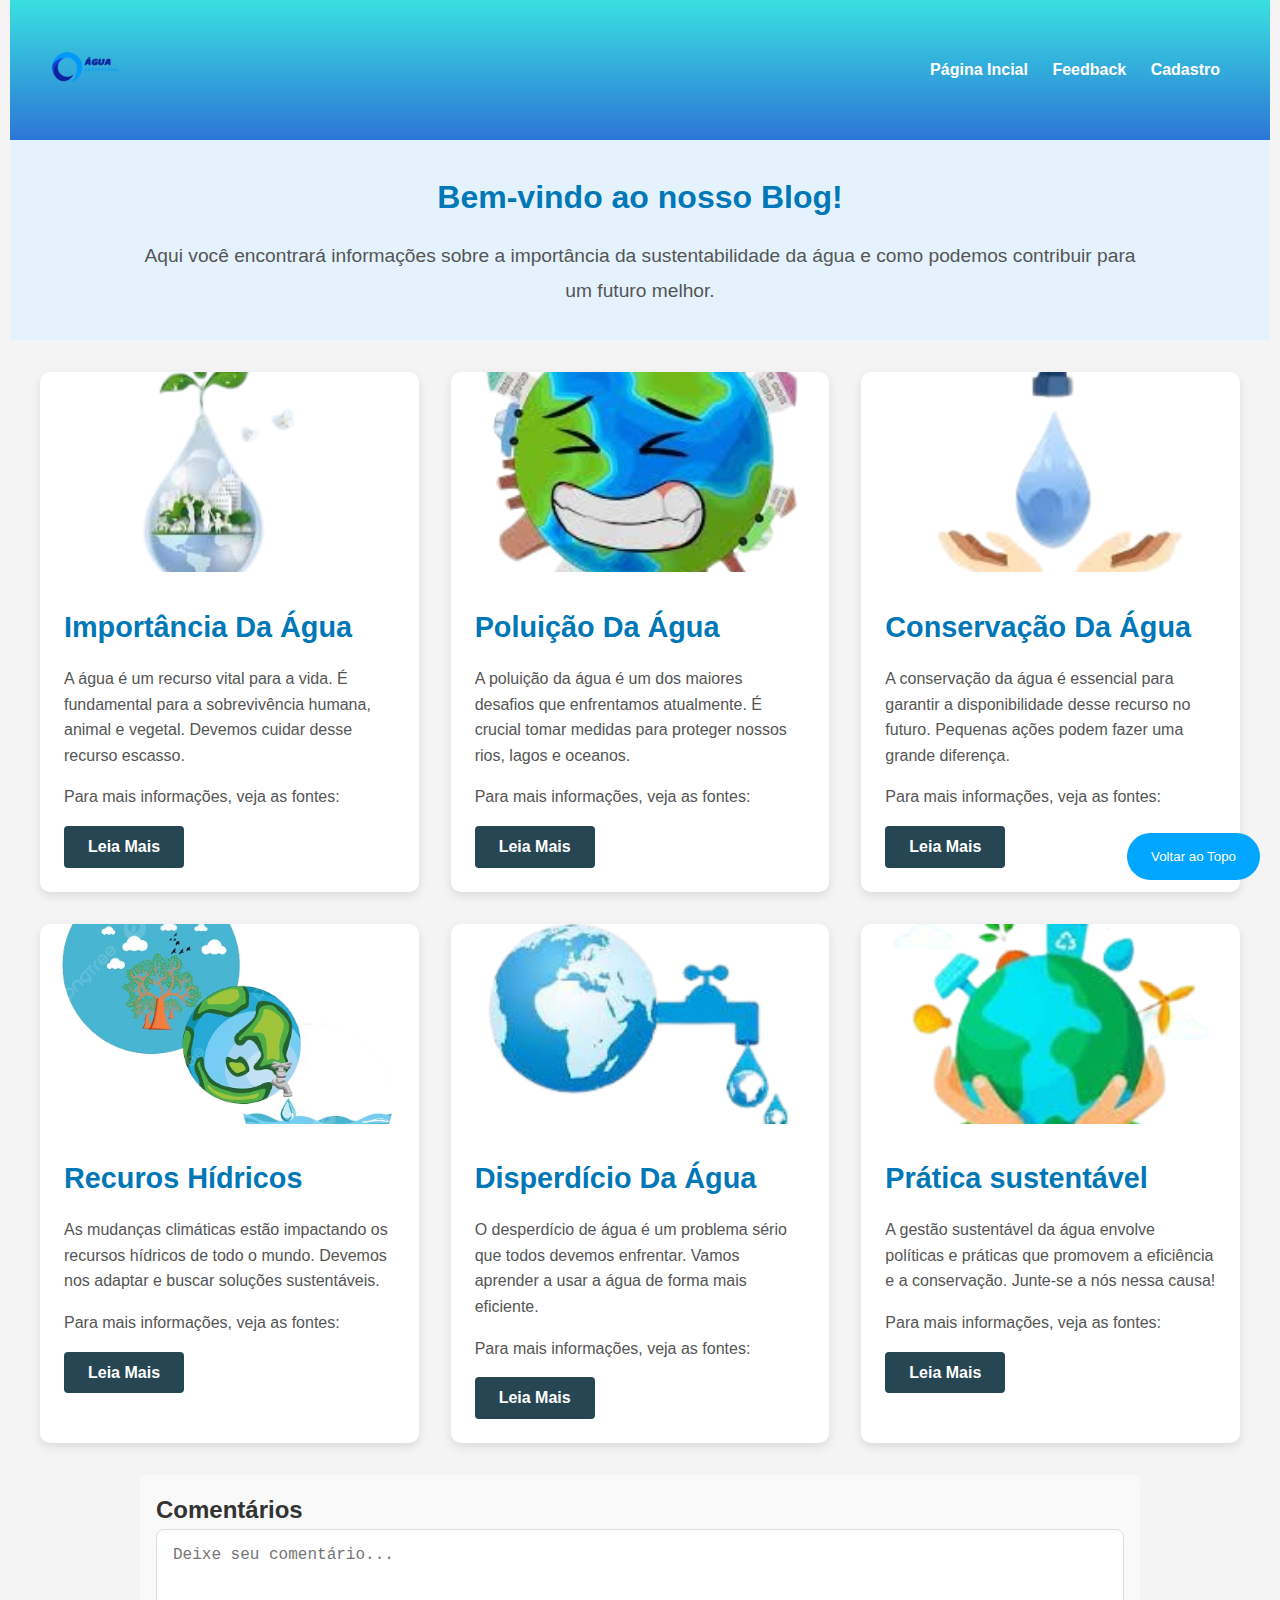
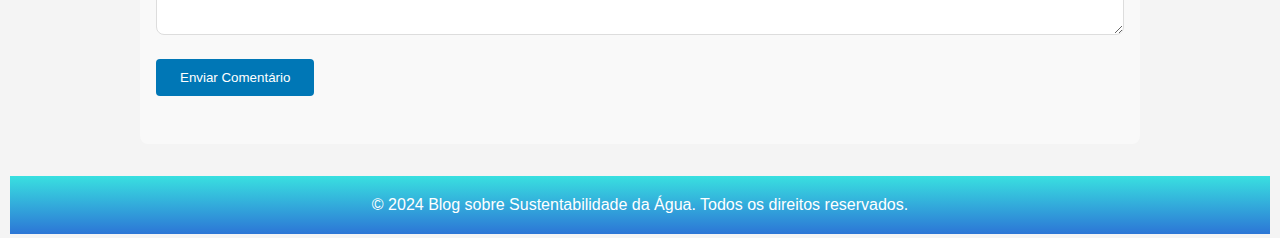
<file: PRINCIPAL/blog.html>
<!DOCTYPE html>
<html lang="pt-BR">
<head>
    <meta charset="UTF-8">
    <meta name="viewport" content="width=device-width, initial-scale=1.0">
    <title>Água Sustentável - Blog</title>
    <link rel="icon" 
          href="imagens/lala.png" />
    <link rel="stylesheet" href="blog.css">
</head>
<body>

<header>
    <div class="header-content">
        <img src="imagens/lala.png" alt="Logo do Site" class="logo">
        <nav>
            <ul>
                <li><a href="home.html">Página Incial</a></li>
                <li><a href="feedback.html">Feedback</a></li>
                <li><a href="cadastro.html">Cadastro</a></li>
            </ul>
        </nav>
    </div>
</header>

<div id="about-site">
    <div class="container">
        <h2>Bem-vindo ao nosso Blog!</h2>
        <p>Aqui você encontrará informações sobre a importância da sustentabilidade da água e como podemos contribuir para um futuro melhor.</p>
    </div>
</div>

<div id="articles">
    <div class="post">
        <div class="post-image">
            <img src="imagens/img01.png" alt="Título do Artigo 1">
        </div>
        <div class="post-content">
            <h3>Importância Da Água</h3>
            <p>A água é um recurso vital para a vida. É fundamental para a sobrevivência humana, animal e vegetal. Devemos cuidar desse recurso escasso.</p>
            <p>Para mais informações, veja as fontes:</p>
            <a href="https://brasilescola.uol.com.br/biologia/importancia-agua-para-corpo-humano.htm" class="read-more">Leia Mais</a>
        </div>
    </div>
    <div class="post">
        <div class="post-image">
            <img src="imagens/img03.png" alt="Título do Artigo 2">
        </div>
        <div class="post-content">
            <h3>Poluição Da Água</h3>
            <p>A poluição da água é um dos maiores desafios que enfrentamos atualmente. É crucial tomar medidas para proteger nossos rios, lagos e oceanos.</p>
            <p>Para mais informações, veja as fontes:</p>
            <a href="https://www.iberdrola.com/sustentabilidade/poluicao-da-agua" class="read-more">Leia Mais</a>
        </div>
    </div>
    <div class="post">
        <div class="post-image">
            <img src="imagens/img04.png" alt="Título do Artigo 3">
        </div>
        <div class="post-content">
            <h3>Conservação Da Água</h3>
            <p>A conservação da água é essencial para garantir a disponibilidade desse recurso no futuro. Pequenas ações podem fazer uma grande diferença.</p>
            <p>Para mais informações, veja as fontes:</p>
            <a href="https://blog.brkambiental.com.br/preservacao-da-agua/" class="read-more">Leia Mais</a>
        </div>
    </div>
    <div class="post">
        <div class="post-image">
            <img src="imagens/img05.png" alt="Título do Artigo 4">
        </div>
        <div class="post-content">
            <h3>Recuros Hídricos</h3>
            <p>As mudanças climáticas estão impactando os recursos hídricos de todo o mundo. Devemos nos adaptar e buscar soluções sustentáveis.</p>
            <p>Para mais informações, veja as fontes:</p>
            <a href="https://querobolsa.com.br/enem/geografia/recursos-hidricos" class="read-more">Leia Mais</a>
        </div>
    </div>
    <div class="post">
        <div class="post-image">
            <img src="imagens/img06.png" alt="Título do Artigo 5">
        </div>
        <div class="post-content">
            <h3>Disperdício Da Água</h3>
            <p>O desperdício de água é um problema sério que todos devemos enfrentar. Vamos aprender a usar a água de forma mais eficiente.</p>
            <p>Para mais informações, veja as fontes:</p>
            <a href="https://g1.globo.com/natureza/noticia/2021/05/31/quase-40percent-da-agua-potavel-no-brasil-e-desperdicada-aponta-levantamento-do-instituto-trata-brasil.ghtml"" class="read-more">Leia Mais</a>
        </div>
    </div>
    <div class="post">
        <div class="post-image">
            <img src="imagens/img07.png" alt="Título do Artigo 6">
        </div>
        <div class="post-content">
            <h3>Prática sustentável</h3>
            <p>A gestão sustentável da água envolve políticas e práticas que promovem a eficiência e a conservação. Junte-se a nós nessa causa!</p>
            <p>Para mais informações, veja as fontes:</p>
            <a href="https://www.ebc.com.br/especiais-agua/solucoes-hidricas/" class="read-more">Leia Mais</a>
        </div>
    </div>
</div>

<div id="comments">
    <h2>Comentários</h2>
    <div id="comment-form">
        <textarea id="comment-input" rows="4" placeholder="Deixe seu comentário..."></textarea>
        <button onclick="addComment()">Enviar Comentário</button>
    </div>
    <div id="comments-section"></div>
</div>

<button id="back-to-top" onclick="scrollToTop()">Voltar ao Topo</button>

<footer>
    <p>© 2024 Blog sobre Sustentabilidade da Água. Todos os direitos reservados.</p>
</footer>

<script src="blog.js"></script>
</body>
</html>
</file>
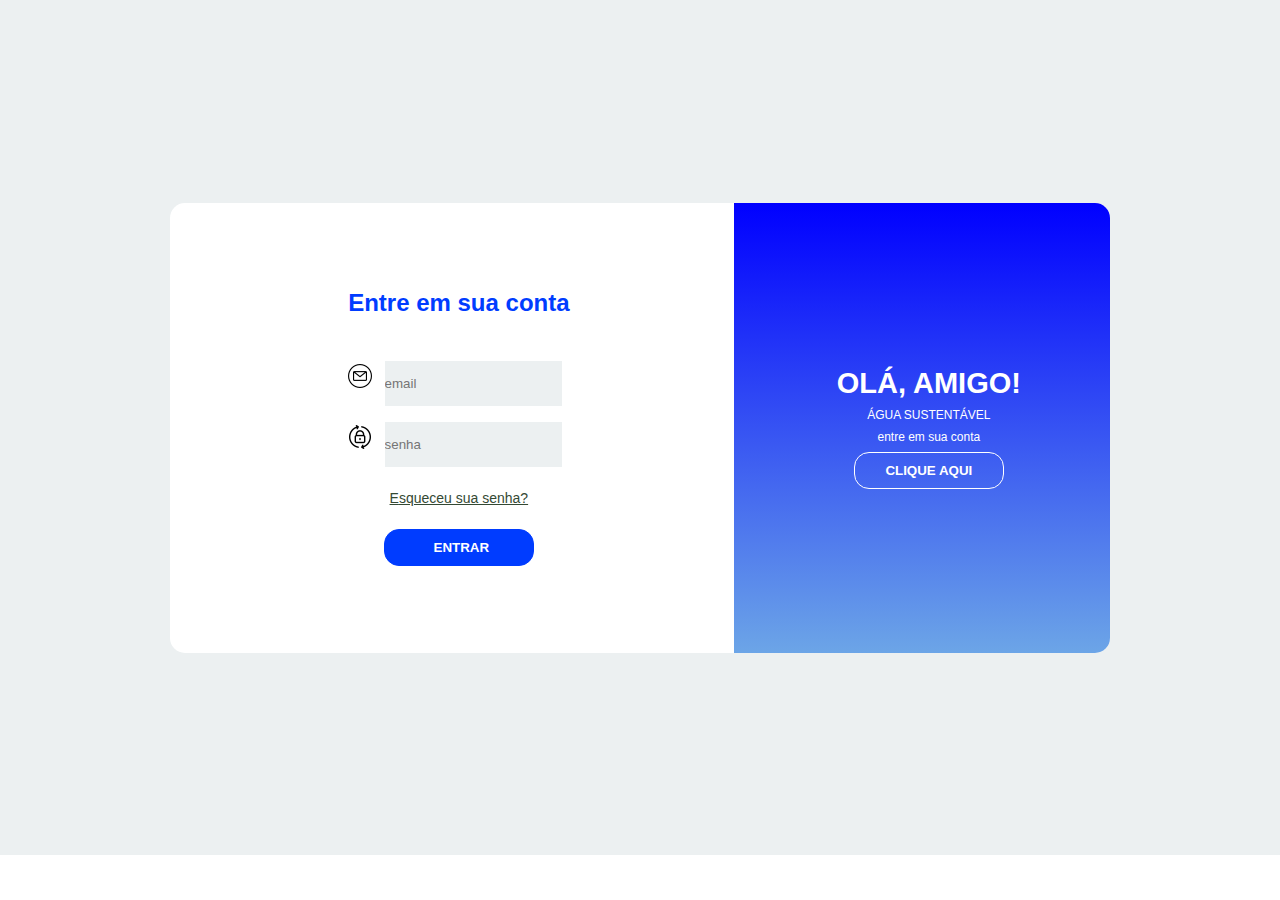
<file: PRINCIPAL/cadastro.html>
<!DOCTYPE html>
<html lang="pt-br">
<head>
    <meta charset="UTF-8">
    <meta name="viewport" content="width=device-width, initial-scale=1.0">
    <title>Água Sustentável - Cadastro e Login</title>
    <link rel="icon" 
    href="imagens/lala.png" />
    <link rel="stylesheet" href="cadastro.css">
    
</head>
<body class="entrar-js">
      <div class="contato ">
        <div class="content first-content ">
        <div class="first-column">
          <h2 class="titulo titulo-primaria">BEM-VINDO!</h2>
          <P class="descricao descricao-primaria">ÁGUA SUSTENTÁVEL</P>
          <button id="entrar" class="button button-primaria">entrar</button>
        </div>

          <div class="second-column">
          <h2 class="titulo2 titulo2-second">Crie uma conta</h2>
          <div class="redessociais">
          
        </div> 

        <form class="formulario"> 
          <label  class= "label-input">
            <img src="user (5).png">
            <i class="far fa-user icon-modify"></i>
            <input type="text" placeholder="nome" id="nome">
          </label>
         <label for="">
          <img src="email (3).png">
          <i class="far fa-envelope"></i>
          <input type="email" placeholder="email" id="email">
         </label>
        
        <label for="">
          <img src="reset-password.png">
          <i class="fas fa-lock"></i>
          <input type="senha" placeholder="senha" id="senha">
        </label>
        
        <button class="button button-second ">cadastrar</button>
        </form>
      </div>
        </div>

      <div class="content second-content">
          <div class="first-column">
            <h2 class="titulo titulo-primaria">OLÁ, AMIGO!</h2>
            <P class="descricao descricao-primaria">ÁGUA SUSTENTÁVEL</P>
            <p class="descricao descricao-primaria">entre em sua conta</p>
            <button  id="cadastrar" class="button button-primaria">Clique aqui</button>
          </div>
            <div class="second-column">
            <h2 class="titulo2 titulo2-second">Entre em sua conta</h2>
            <br>
            <br>
            
          
          <form class="formulario">
           
            <form class="formulario"> 
              
             <label for="">
              <img src="email (3).png">
              <i class="far fa-envelope"></i>
              <input type="email" placeholder="email" id="email">
             </label>
            
            <label for="">
              <img src="reset-password.png">
              <i class="fas fa-lock"></i>
              <input type="senha" placeholder="senha" id="senha">
            </label>
            <a class="senha" href="#">Esqueceu sua senha?</a>
            <button class="button button-second" >entrar</button>
            
            </form>

          
      </div>
      </div>
      </div>

      <script src="cadast.js"></script>
</body>
</html>
</file>
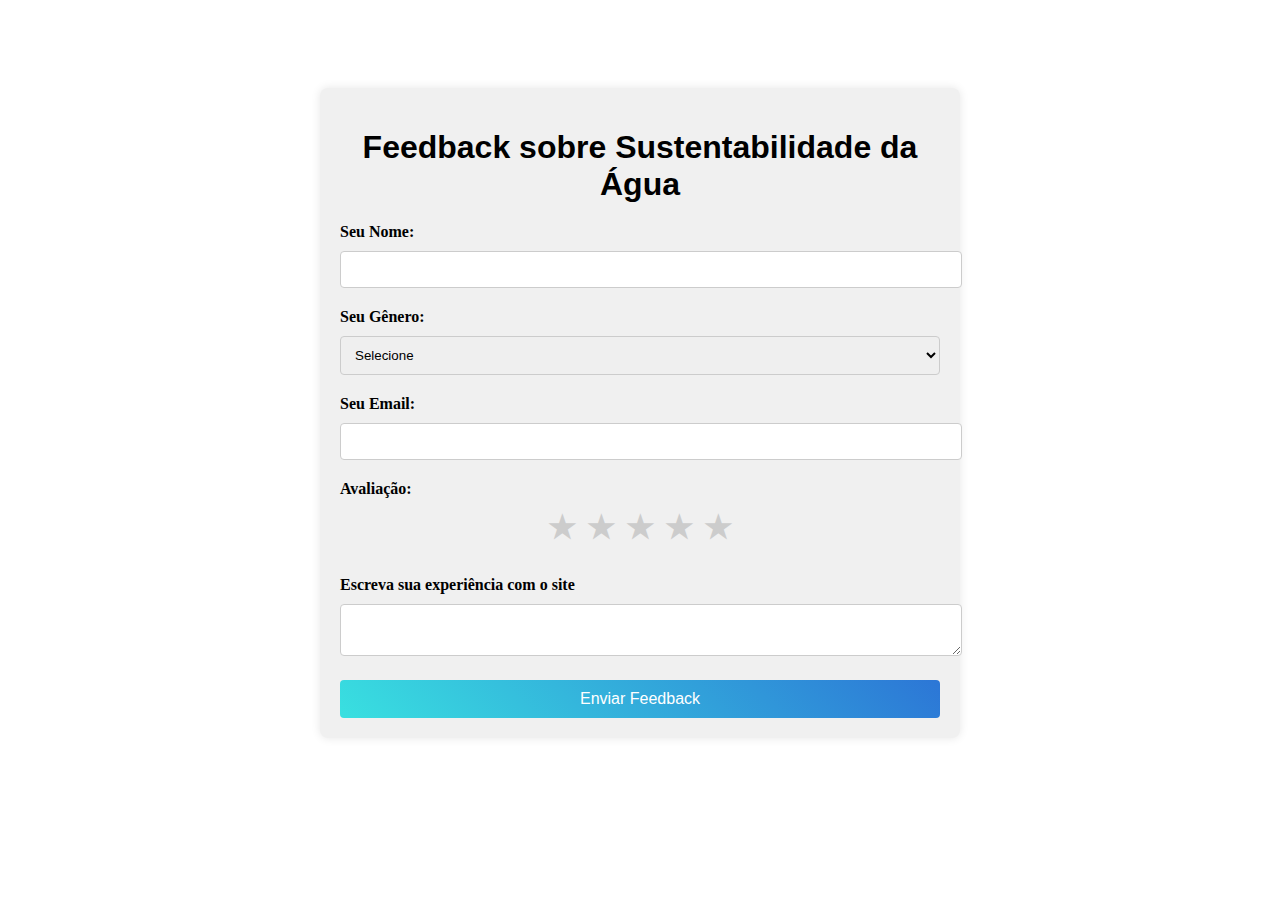
<file: PRINCIPAL/feedback.html>
<!DOCTYPE html>
<html lang="pt-BR">
<head>
    <meta charset="UTF-8">
    <meta name="viewport" content="width=device-width, initial-scale=1.0">
    <title>Água Sustentável - Feedback </title>
    <link rel="icon" 
    href="imagens/lala.png" />
    <link rel="stylesheet" href="feedback.css">
</head>
<body>
    <div class="container">
        <h1>Feedback sobre Sustentabilidade da Água</h1>
        <form id="feedbackForm">
            <label for="name">Seu Nome:</label>
            <input type="text" id="name" name="name" required>

            <label for="gender">Seu Gênero:</label>
            <select id="gender" name="gender" required>
                <option value="">Selecione</option>
                <option value="masculino">Masculino</option>
                <option value="feminino">Feminino</option>
                <option value="outro">Outro</option>
                <option value="prefiro_nao_dizer">Prefiro não dizer</option>
            </select>

            <label for="email">Seu Email:</label>
            <input type="email" id="email" name="email" required>

            <label>Avaliação:</label>
            <div class="star-rating">
                <input type="radio" id="star5" name="rating" value="5" />
                <label for="star5" class="star" title="Excelente">&#9733;</label>

                <input type="radio" id="star4" name="rating" value="4" />
                <label for="star4" class="star" title="Bom">&#9733;</label>

                <input type="radio" id="star3" name="rating" value="3" />
                <label for="star3" class="star" title="Regular">&#9733;</label>

                <input type="radio" id="star2" name="rating" value="2" />
                <label for="star2" class="star" title="Ruim">&#9733;</label>

                <input type="radio" id="star1" name="rating" value="1" />
                <label for="star1" class="star" title="Péssimo">&#9733;</label>
            </div>

            <label for="message">Escreva sua experiência com o site</label>
            <textarea id="message" name="message" required></textarea>

            <button type="submit">Enviar Feedback</button>
        </form>

        <div id="responseMessage" class="hidden">Obrigado pelo seu feedback! Você será redirecionado automaticamente para a página principal...</div>
    </div>
    
    <script src="feedback.js"></script>
</body>
</html>
</file>
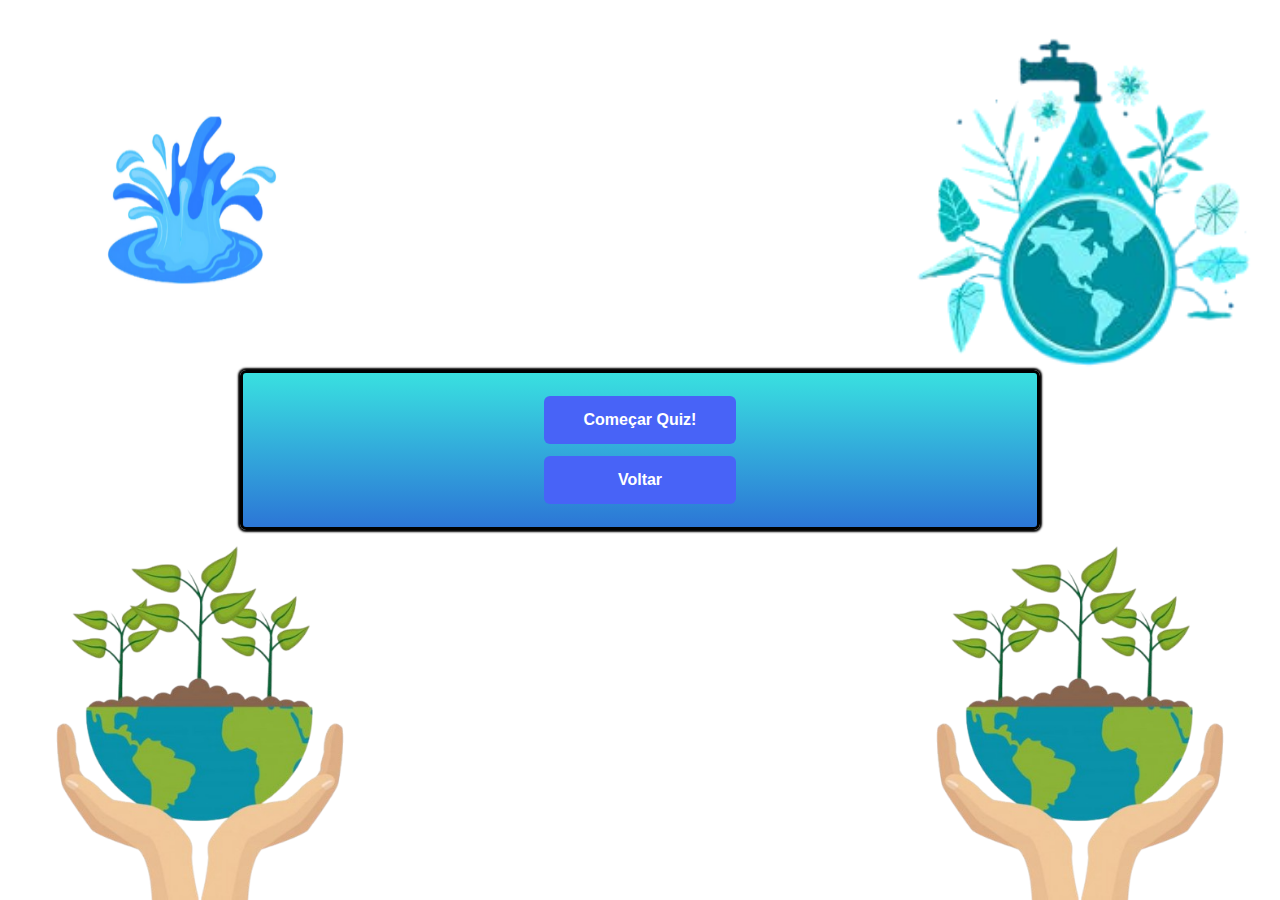
<file: PRINCIPAL/quizz.html>
<!DOCTYPE html>
<html lang="pt-BR">
<head>
  <meta charset="UTF-8">
  <meta http-equiv="X-UA-Compatible" content="IE=edge">
  <meta name="viewport" content="width=device-width, initial-scale=1.0">

  <link rel="stylesheet" href="quizz.css">

  <title>Água Sustentável - Quizz</title>
  <link rel="icon" 
  href="imagens/lala.png" />
</head>
<body>
  <div class="container">
    <div class="questions-container hide">
      <span class="question">Pergunta aqui?</span>
      <div class="answers-container">
        <button class="answer button">Resposta 1</button>
        <button class="answer button">Resposta 2</button>
        <button class="answer button">Resposta 3</button>
        <button class="answer button">Resposta 4</button>
      </div>
    </div>
    <div class="controls-container">
      <button class="start-quiz button">Começar Quiz!</button><br>
      <a href="home.html">
        <button class="button button-back">Voltar</button>
      </a>
      <button class="next-question button hide">Próxima pergunta</button>
    </div>
  </div>

  <script src="quizz.js" async></script>
</body>
</html>
</file>
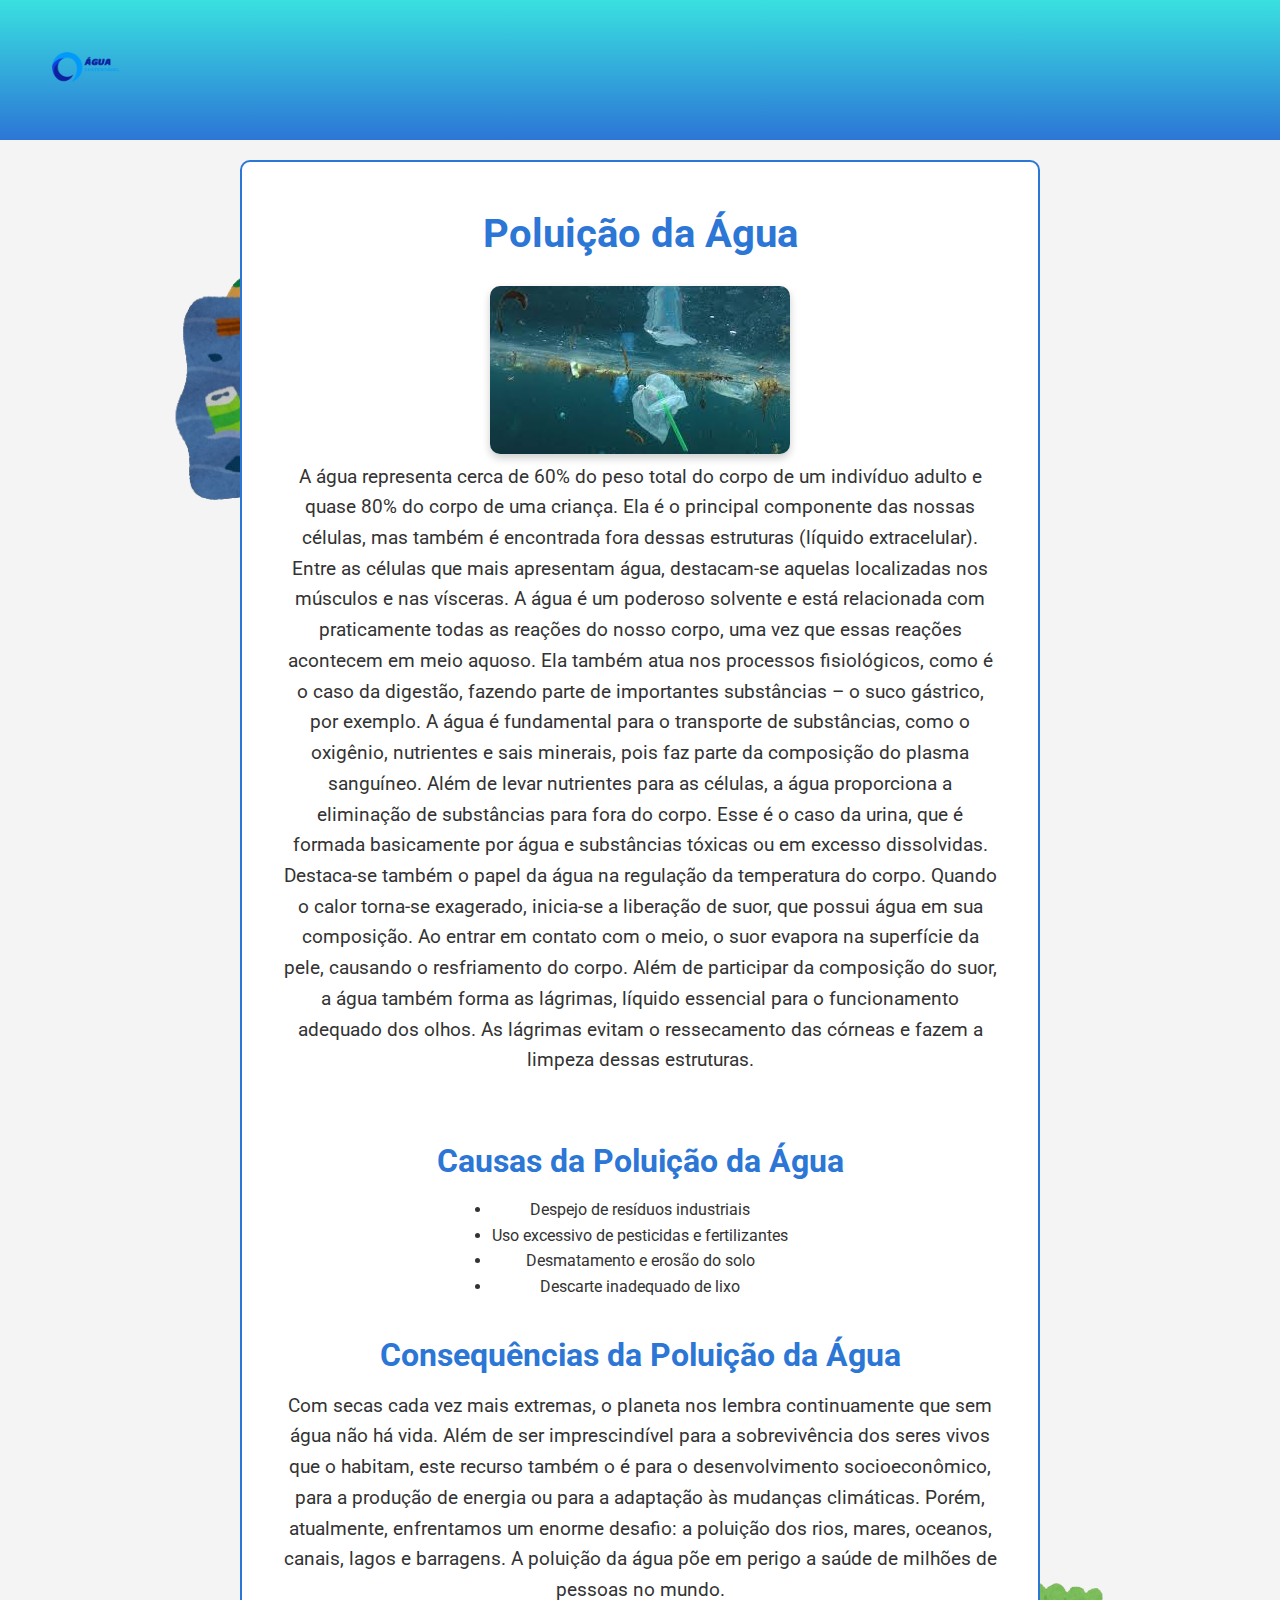
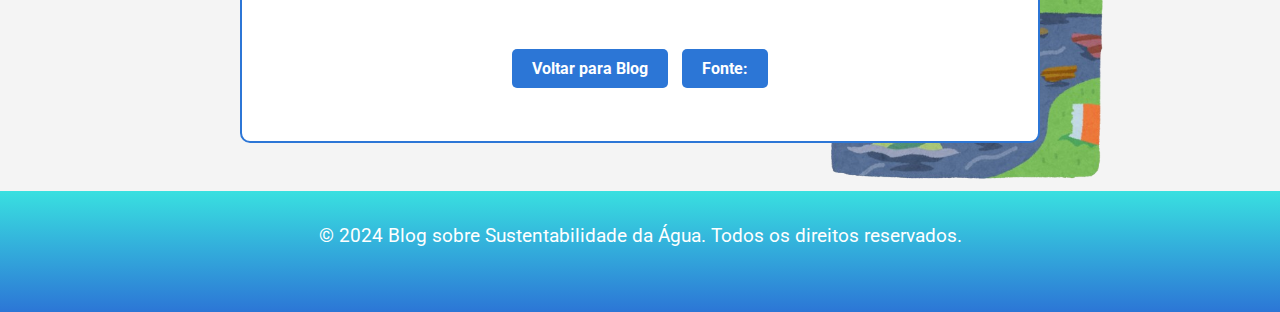
<file: AguaSustentavel-Principal/PRINCIPAL/blog01.html>
<!DOCTYPE html>
<html lang="pt-BR">
<head>
    <meta charset="UTF-8">
    <meta name="viewport" content="width=device-width, initial-scale=1.0">
    <title>Água Sustentável - Poluição da água</title>
    <link rel="stylesheet" href="blog01.css">
    <link rel="icon" 
    href="imagens/lala.png" />
<link rel="stylesheet" href="blog.css">
    <link href="https://fonts.googleapis.com/css2?family=Roboto:wght@400;700&display=swap" rel="stylesheet">
</head>
<body>
    <header>
        <div class="header-content">
            <img src="imagens/lala.png" alt="Logo do Site" class="logo">
        </div>
    </header>
    <main>
        <h1>Poluição da Água</h1>
        <div class="image-container">
            <img src="imagens/download (1).jpeg" alt="Imagem sobre Poluição da Água">
        </div>
        
        <p class="descricao">A água representa cerca de 60% do peso total do corpo de um indivíduo adulto e quase 80% do corpo de uma criança. Ela é o principal componente das nossas células, mas também é encontrada fora dessas estruturas (líquido extracelular). Entre as células que mais apresentam água, destacam-se aquelas localizadas nos músculos e nas vísceras. A água é um poderoso solvente e está relacionada com praticamente todas as reações do nosso corpo, uma vez que essas reações acontecem em meio aquoso. Ela também atua nos processos fisiológicos, como é o caso da digestão, fazendo parte de importantes substâncias – o suco gástrico, por exemplo. A água é fundamental para o transporte de substâncias, como o oxigênio, nutrientes e sais minerais, pois faz parte da composição do plasma sanguíneo. Além de levar nutrientes para as células, a água proporciona a eliminação de substâncias para fora do corpo. Esse é o caso da urina, que é formada basicamente por água e substâncias tóxicas ou em excesso dissolvidas. Destaca-se também o papel da água na regulação da temperatura do corpo. Quando o calor torna-se exagerado, inicia-se a liberação de suor, que possui água em sua composição. Ao entrar em contato com o meio, o suor evapora na superfície da pele, causando o resfriamento do corpo. Além de participar da composição do suor, a água também forma as lágrimas, líquido essencial para o funcionamento adequado dos olhos. As lágrimas evitam o ressecamento das córneas e fazem a limpeza dessas estruturas.</p>
        
        <h2>Causas da Poluição da Água</h2>
        <ul>
            <li>Despejo de resíduos industriais</li>
            <li>Uso excessivo de pesticidas e fertilizantes</li>
            <li>Desmatamento e erosão do solo</li>
            <li>Descarte inadequado de lixo</li>
        </ul>

        <h2>Consequências da Poluição da Água</h2>
        <p>
            
            Com secas cada vez mais extremas, o planeta nos lembra continuamente que sem água não há vida. 
            Além de ser imprescindível para a sobrevivência dos seres vivos que o habitam, este recurso também o é para o desenvolvimento socioeconômico, para a produção de energia ou para a adaptação às mudanças climáticas. 
            Porém, atualmente, enfrentamos um enorme desafio: a poluição dos rios, mares, oceanos, canais, lagos e barragens.

            A poluição da água põe em perigo a saúde de milhões de pessoas no mundo.

        
        <div class="button-container">
            <a href="blog.html" class="btn">Voltar para Blog</a>
            <a href="https://www.iberdrola.com/sustentabilidade/poluicao-da-agua" class="btn" target="_blank">Fonte:</a>
        </div>
    </main>
    <footer>
       <div class="footer-content">
        <p>© 2024 Blog sobre Sustentabilidade da Água. Todos os direitos reservados.</p>
       </div>
    </footer>
</body>
</html>
</file>
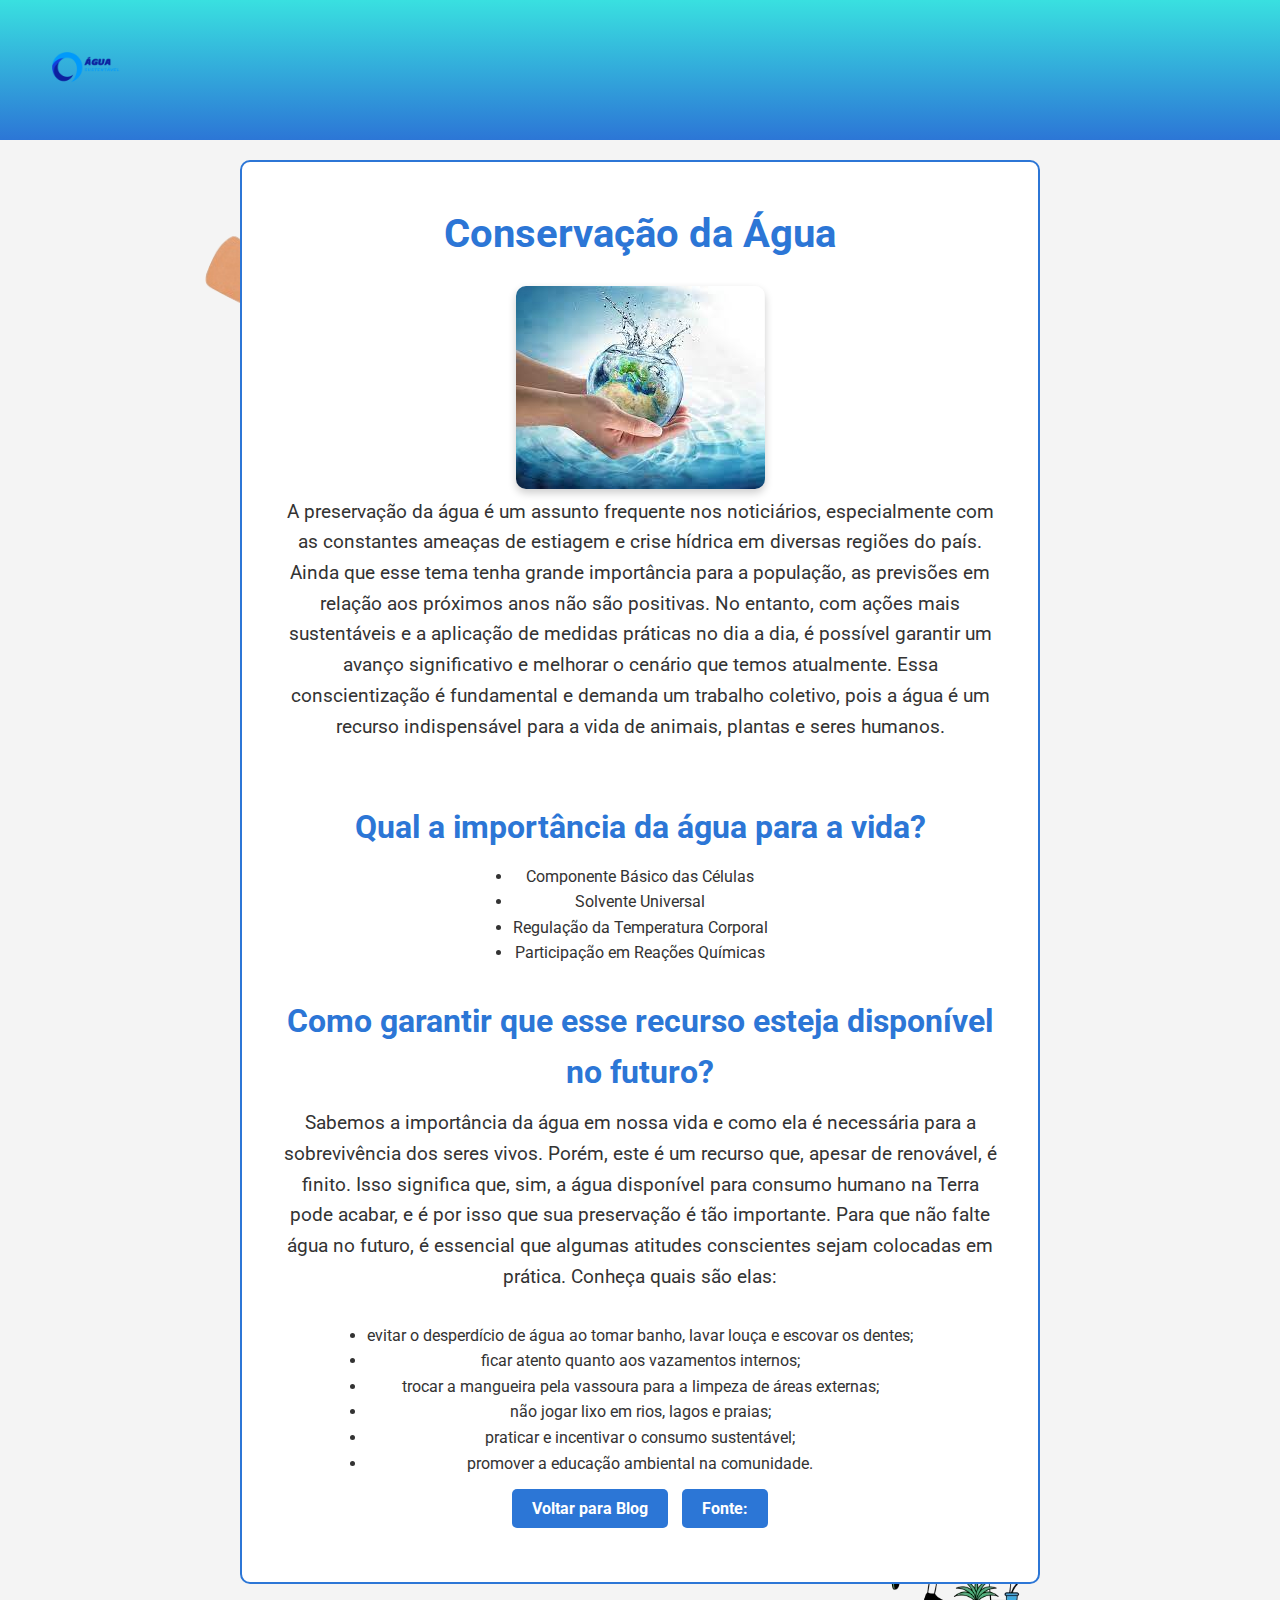
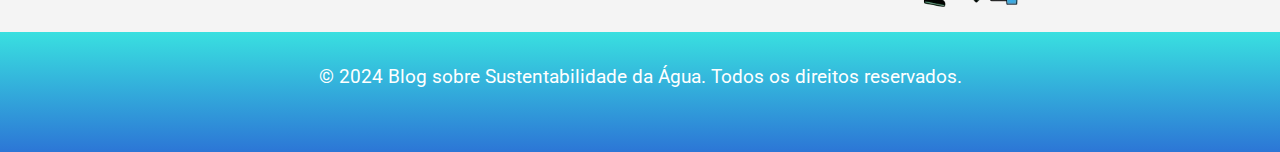
<file: AguaSustentavel-Principal/PRINCIPAL/blog02.html>
<!DOCTYPE html>
<html lang="pt-BR">
<head>
    <meta charset="UTF-8">
    <meta name="viewport" content="width=device-width, initial-scale=1.0">
    <title>Água Sustentável - Conservação da Água</title>
    <link rel="stylesheet" href="blog02.css">
    <link rel="icon" 
    href="imagens/lala.png" />
<link rel="stylesheet" href="blog.css">
    <link href="https://fonts.googleapis.com/css2?family=Roboto:wght@400;700&display=swap" rel="stylesheet">
</head>
<body>
    <header>
        <div class="header-content">
            <img src="imagens/lala.png" alt="Logo do Site" class="logo">
        </div>
    </header>
    <main>
        <h1>Conservação da Água</h1>
        <div class="image-container">
            <img src="imagens/images.jpeg" alt="Imagem sobre Poluição da Água">
        </div>
        
        <p class="descricao">A preservação da água é um assunto frequente nos noticiários, especialmente com as constantes ameaças de estiagem e crise hídrica em diversas regiões do país. Ainda que esse tema tenha grande importância para a população, as previsões em relação aos próximos anos não são positivas. No entanto, com ações mais sustentáveis e a aplicação de medidas práticas no dia a dia, é possível garantir um avanço significativo e melhorar o cenário que temos atualmente.

            Essa conscientização é fundamental e demanda um trabalho coletivo, pois a água é um recurso indispensável para a vida de animais, plantas e seres humanos.</p>
        
        <h2>Qual a importância da água para a vida?</h2>
        <ul>
            <li>Componente Básico das Células</li>
            <li>Solvente Universal</li>
            <li>Regulação da Temperatura Corporal</li>
            <li>Participação em Reações Químicas</li>
        </ul>

        <h2>Como garantir que esse recurso esteja disponível no futuro?</h2>
        <p>
            
            Sabemos a importância da água em nossa vida e como ela é necessária para a sobrevivência dos seres vivos. Porém, este é um recurso que, apesar de renovável, é finito. Isso significa que, sim, a água disponível para consumo humano na Terra pode acabar, e é por isso que sua preservação é tão importante. Para que não falte água no futuro, é essencial que algumas atitudes conscientes sejam colocadas em prática. Conheça quais são elas:

            <ul>
                <li>evitar o desperdício de água ao tomar banho, lavar louça e escovar os dentes;</li>
                <li>ficar atento quanto aos vazamentos internos;</li>
                <li>trocar a mangueira pela vassoura para a limpeza de áreas externas;</li>
                <li>não jogar lixo em rios, lagos e praias;</li>
                <li>praticar e incentivar o consumo sustentável;</li>
                <li>promover a educação ambiental na comunidade.</li>
            </ul>
                
        <div class="button-container">
            <a href="blog.html" class="btn">Voltar para Blog</a>
            <a href="https://blog.brkambiental.com.br/preservacao-da-agua/" class="btn" target="_blank">Fonte:</a>
        </div>
    </main>
    <footer>
       <div class="footer-content">
        <p>© 2024 Blog sobre Sustentabilidade da Água. Todos os direitos reservados.</p>
       </div>
    </footer>
</body>
</html>
</file>
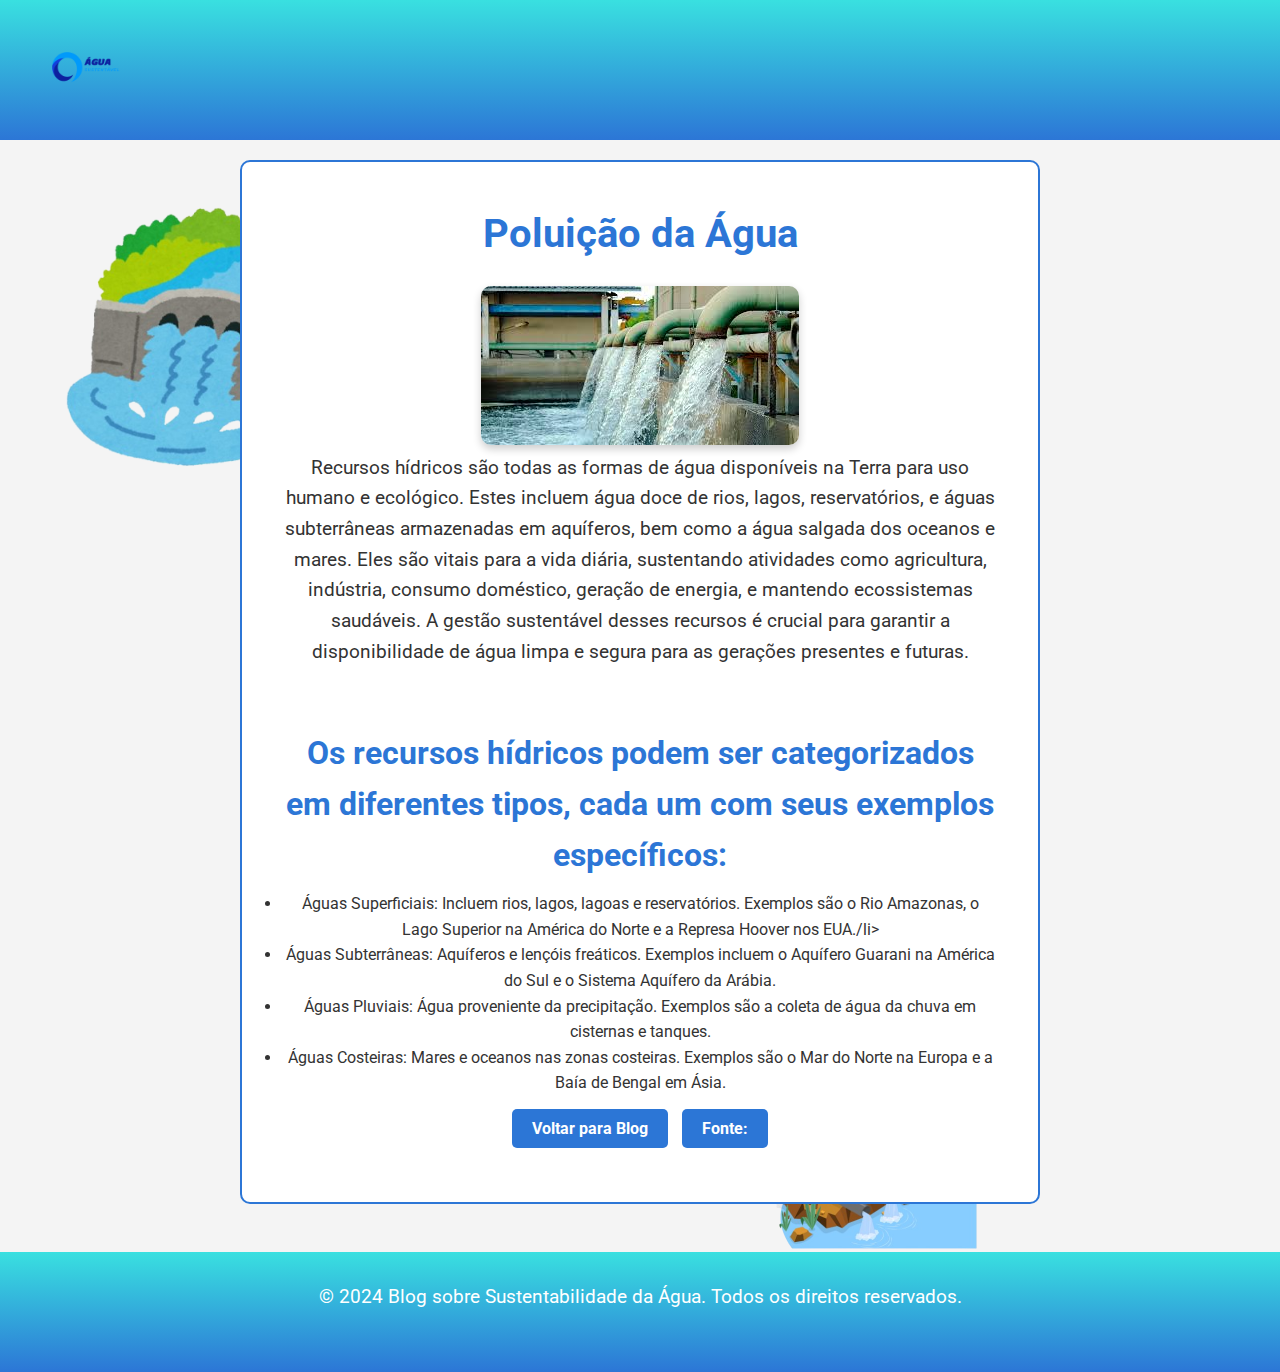
<file: AguaSustentavel-Principal/PRINCIPAL/blog03.html>
<!DOCTYPE html>
<html lang="pt-BR">
<head>
    <meta charset="UTF-8">
    <meta name="viewport" content="width=device-width, initial-scale=1.0">
    <title>Água Sustentável - Recursos Hídricos</title>
    <link rel="stylesheet" href="blog03.css">
    <link rel="icon" 
    href="imagens/lala.png" />
<link rel="stylesheet" href="blog.css">
    <link href="https://fonts.googleapis.com/css2?family=Roboto:wght@400;700&display=swap" rel="stylesheet">
</head>
<body>
    <header>
        <div class="header-content">
            <img src="imagens/lala.png" alt="Logo do Site" class="logo">
        </div>
    </header>
    <main>
        <h1>Poluição da Água</h1>
        <div class="image-container">
            <img src="imagens/Sem título.jpeg" alt="Imagem sobre Poluição da Água">
        </div>
        
        <p class="descricao">Recursos hídricos são todas as formas de água disponíveis na Terra para uso humano e ecológico. 
            Estes incluem água doce de rios, lagos, reservatórios, e águas subterrâneas armazenadas em aquíferos, bem como a água salgada dos oceanos e mares. 
            Eles são vitais para a vida diária, sustentando atividades como agricultura, indústria, consumo doméstico, geração de energia, e mantendo ecossistemas saudáveis. 
            A gestão sustentável desses recursos é crucial para garantir a disponibilidade de água limpa e segura para as gerações presentes e futuras.</p>
        
        <h2>Os recursos hídricos podem ser categorizados em diferentes tipos, cada um com seus exemplos específicos:</h2>
        <ul>
            <li>Águas Superficiais: Incluem rios, lagos, lagoas e reservatórios. Exemplos são o Rio Amazonas, o Lago Superior na América do Norte e a Represa Hoover nos EUA./li>
            <li>Águas Subterrâneas: Aquíferos e lençóis freáticos. Exemplos incluem o Aquífero Guarani na América do Sul e o Sistema Aquífero da Arábia.</li>
            <li>Águas Pluviais: Água proveniente da precipitação. Exemplos são a coleta de água da chuva em cisternas e tanques.</li>
            <li>Águas Costeiras: Mares e oceanos nas zonas costeiras. Exemplos são o Mar do Norte na Europa e a Baía de Bengal em Ásia.</li>
        </ul>

        <div class="button-container">
            <a href="blog.html" class="btn">Voltar para Blog</a>
            <a href="https://querobolsa.com.br/enem/geografia/recursos-hidricos" class="btn" target="_blank">Fonte:</a>
        </div>
    </main>
    <footer>
        <div class="footer-content">
            <p>© 2024 Blog sobre Sustentabilidade da Água. Todos os direitos reservados.</p>
        </div>
    </footer>
</body>
</html>
</file>
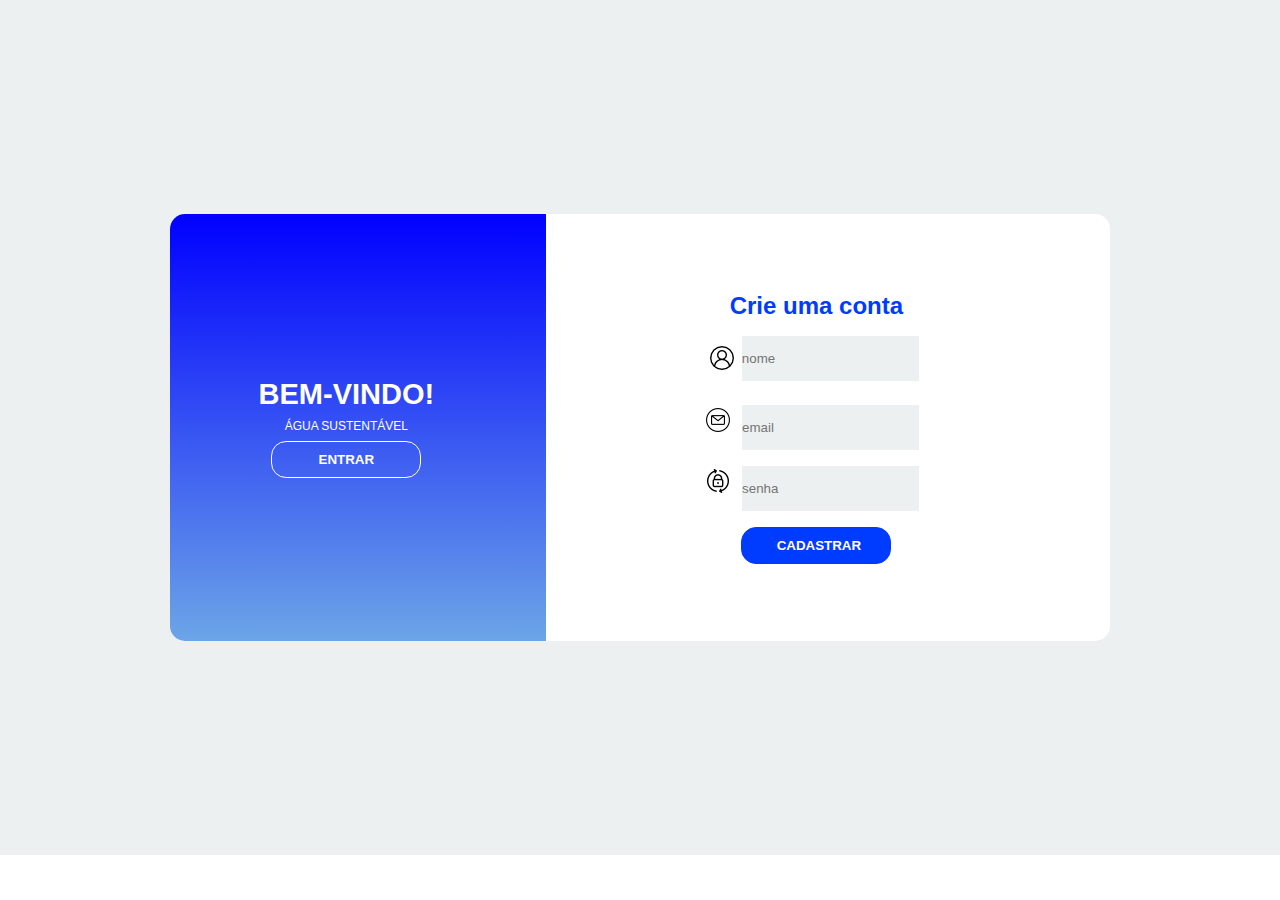
<file: AguaSustentavel-Principal/PRINCIPAL/cadastro.html>
<!DOCTYPE html>
<html lang="pt-br">
<head>
    <meta charset="UTF-8">
    <meta name="viewport" content="width=device-width, initial-scale=1.0">
    <title>Água Sustentável - Cadastro e Login</title>
    <link rel="icon" 
    href="imagens/lala.png" />
    <link rel="stylesheet" href="cadastro.css">
    
</head>
<body class="cadastrar-js">
      <div class="contato ">
        <div class="content first-content ">
        <div class="first-column">
          <h2 class="titulo titulo-primaria">BEM-VINDO!</h2>
          <P class="descricao descricao-primaria">ÁGUA SUSTENTÁVEL</P>
          <a href="login.html">
              <button class="button button-primaria">entrar</button>
          </a>
        </div>

          <div class="second-column">
          <h2 class="titulo2 titulo2-second">Crie uma conta</h2>
          <div class="redessociais">
          
        </div> 

        <form class="formulario"> 
          <label  class= "label-input">
            <img src="user (5).png">
            <i class="far fa-user icon-modify"></i>
            <input type="text" placeholder="nome" id="nome">
          </label>
         <label for="">
          <img src="emeil.(3).png">
          <i class="far fa-envelope"></i>
          <input type="email" placeholder="email" id="email">
         </label>
        
        <label for="">
          <img src="reset-password.png">
          <i class="fas fa-lock"></i>
          <input type="senha" placeholder="senha" id="senha">
        </label>
        
        <button id="btn-cadastro" class="button button-second ">cadastrar</button>
        </form>
        <span id="erros"></span>
      </div>
        </div>

      </div>
      </div>
      </div>

      <script src="cadastro.js"></script>

</body>
</html>
</file>
<file: PRINCIPAL/blog.css>
* {
    margin: 0;
    padding: 0;
    box-sizing: border-box;
}

body {
    font-family: 'Roboto', sans-serif;
    line-height: 1.6;
    background-color: #f4f4f4;
    color: #333;
    padding: 0 10px;
}

header {
    background: linear-gradient(rgb(57, 224, 224), #2c76d6);
    color: white;
    padding: 20px;
    text-align: center;
}


.header-content {
    max-width: 1200px;
    margin: 0 auto;
    display: flex;
    justify-content: space-between;
    align-items: center;
}

.logo {
    max-width: 100px;
}
nav {
    display: flex;
    justify-content: space-evenly;
    margin-left: 2.5rem;
}

nav ul {
    list-style: none;
}

nav ul li {
    display: inline;
    margin-right: 20px;
}

nav ul li a {
    color: white;
    text-decoration: none;
    font-weight: bold;
    transition: color 0.3s ease;
}

nav ul li a:hover {
    color: #90e0ef;
}

#about-site {
    background-color: #e3f2fd;
    padding: 2rem 1rem;
    text-align: center;
}

#about-site .container {
    max-width: 1000px;
    margin: 0 auto;
}

#about-site h2 {
    font-size: 2rem;
    margin-bottom: 1rem;
    color: #0077b6;
}

#about-site p {
    font-size: 1.2rem;
    color: #555;
    line-height: 1.8;
}

#articles {
    max-width: 1200px;
    margin: 2rem auto;
    display: grid;
    grid-template-columns: repeat(auto-fit, minmax(300px, 1fr));
    gap: 2rem;
}

.post {
    background: white;
    border-radius: 10px;
    box-shadow: 0 4px 10px rgba(0, 0, 0, 0.1);
    overflow: hidden;
    display: flex;
    flex-direction: column;
    transition: transform 0.3s ease;
}

.post:hover {
    transform: scale(1.02);
}

.post-image img {
    width: 100%;
    height: 200px;
    object-fit: cover;
}

.post-content {
    padding: 1.5rem;
}

.post-content h3 {
    font-size: 1.8rem;
    color: #0077b6;
}

.post-content p {
    margin-top: 1rem;
    font-size: 1rem;
    color: #555;
}

.read-more {
    display: inline-block;
    margin-top: 1rem;
    padding: 0.5rem 1.5rem;
    background-color: #264653;
    color: white;
    text-decoration: none;
    border-radius: 4px;
    font-weight: bold;
    transition: background-color 0.3s ease;
}

.read-more:hover {
    background-color: #2a9d8f;
}

/* Seção de comentários */
#comments {
    max-width: 1000px;
    margin: 2rem auto;
    padding: 1rem;
    background-color: #f9f9f9;
    border-radius: 8px;
}

#comment-form {
    margin-bottom: 2rem;
}

#comment-input {
    width: 100%;
    padding: 1rem;
    font-size: 1rem;
    border-radius: 8px;
    border: 1px solid #ddd;
    margin-bottom: 1rem;
}

#comment-form button {
    padding: 0.7rem 1.5rem;
    background-color: #0077b6;
    color: white;
    border: none;
    border-radius: 4px;
    cursor: pointer;
}

#comments-section {
    margin-top: 1rem;
}

#back-to-top {
    position: fixed;
    bottom: 20px;
    right: 20px;
    padding: 1rem 1.5rem;
    background-color: #00a6ff;
    color: white;
    border: none;
    border-radius: 50px;
    cursor: pointer;
    transition: background-color 0.3s ease;
}

#back-to-top:hover {
    background-color: #48d5ee;
}

/* Botão fixo */
#fixed-button {
    position: fixed;
    bottom: 70px; /* Ajustado para não ficar atrás do rodapé */
    width: 100%;
    background-color: #264653;
    color: white;
    padding: 1rem;
    text-align: center;
    font-size: 1.2rem;
    cursor: pointer;
    transition: background-color 0.3s ease;
}

#fixed-button:hover {
    background-color: #2a9d8f;
}

footer {
    background: linear-gradient(rgb(57, 224, 224), #2c76d6);
    color: white;
    text-align: center;
    padding: 1rem;
    margin-top: 2rem;

}
</file>
<file: PRINCIPAL/cadastro.css>
*{
  margin: 0;
  padding: 0;

}
.contato{
  display:flex;
  border: 2px solid reds;
  justify-content:center;
  align-items: center ;
  height: 95vh;
  background-color:#ecf0f1 ;
}

  .content{
    background-color: #fff;
    border-radius:15px;
    width: 940px;
    height: 50%;
    justify-content: space-between;
    align-items: center;
    position: relative;
  }

  .first-content .second-column{
    z-index: 11;
  }

.first-content{
  display: flex;
 
}

  .content::before{
    content: "";
    position: absolute;
    background: linear-gradient(blue,rgb(108, 165, 231));
    width: 40%;
    height: 100%;
    border-top-left-radius: 15px;
    border-bottom-left-radius: 15px;
    left: 0;
  }

  .titulo{
    color: #fff;
    font-size:29px;
    font-weight: bold;
    text-transform: capitalize;
    font-family: sans-serif;
  
  }


  .titulo-primaria{
    color: #fff;
  }
  
  .titulo2-second{
    color: #003cff;
  }

  .descricao{
    font-weight: 300;
    color: #fff ;
    line-break: 30px;
    font-size: 12px;
    font-family: sans-serif;
    margin-top: 8px;
  }

.descricao-primaria{
  color:#fff;
}


  .button{
   border-radius: 15px;
   text-transform: uppercase;
   color: #fff;
   padding:10px 50px ;
   cursor: pointer;
   font-weight: bold;
   width: 150px;
   align-self:center;
   border-width: 0;
   margin-top: 8px;
   transition: background-color 1s;
   

  }

 .button-primaria{
  background-color: transparent;
  border: 1px solid #fff ;
  padding: 10px;
 }

 .button-primaria:hover{
  background-color: #fff;
  color: #003cff;
  
 }

 .button-second{
  background-color: #003cff;
  border: 1px solid #003cff;
  text-align: center;
   padding-left: 30px;
  padding-right: 25px;
 
 
 }


 .button-second:hover{
  background-color: #fff;
  border: 1px solid #003cff;
  color: #003cff;
 
  
 }

 .first-column{
  text-align: center;
  flex: 1 0 auto;
  z-index: 10;
 }

  .second-column{
    flex: 2 0 auto;
    display: flex;
    flex-direction: column;
    align-items: center;
    font-family: sans-serif;
  }



.formulario{
  display: flex;
  flex-direction: column;
  width: 39%;
  text-align: center;
}
.formulario input{
  height: 45px;
  border: none;
  background-color:#ecf0f1;
  margin: 8px;
  

}

.label-input{
  background-color: white;
  display: flex;
  align-items: center;
  margin: 8px;
}

.icon-modify{
  color: #7f8c8d;
  
}

/*second content*/
 
.second-content{
  position: absolute;
  display: flex;

}

.second-content .first-column{
  order: 2;
  z-index: -1;

}

.second-content .second-column{
  order: 1;
  z-index: -1;

}

.senha{
  color: #344934;
  font-size: 14px;
  margin: 15px  0 ;
  text-align: center;
}

.senha::first-letter{
  text-transform: capitalize;
}

.entrar-js .first-content .first-column,
.entrar-js .first-content .second-column{
  z-index: -1;
}

.entrar-js .second-content .first-column,
.entrar-js .second-content .second-column{
 z-index: 11;
}

.entrar-js .content::before{
  left: 60%;
  border-top-left-radius: 0;
  border-bottom-left-radius: 0;
  border-top-right-radius: 15px;
  border-bottom-right-radius: 15px;
}


.cadastrar-js .second-content .first-column,
.cadastrar-js .second-content .second-column{
  z-index: -1;

}

.cadastrar-js .first-content .first-column,
.cadastrar-js .first-content .second-column{
  z-index: 11;

}
</file>
<file: PRINCIPAL/feedback.css>
.container {
    max-width: 600px;
    margin: 0 auto;
    padding: 20px;
    background-color: #f0f0f0;
    border-radius: 8px;
    box-shadow: 0 0 10px rgba(0, 0, 0, 0.1);
    margin-top: 5.5rem;
}

h1 {
    text-align: center;
    font-family: 'Arial', sans-serif;
    margin-bottom: 20px;
}

label {
    display: block;
    margin-bottom: 10px;
    font-weight: bold;
}

input[type="text"], input[type="email"], input[type="number"], textarea, select {
    width: 100%;
    padding: 10px;
    margin-bottom: 20px;
    border: 1px solid #ccc;
    border-radius: 4px;
}

.star-rating {
    display: flex;
    flex-direction: row-reverse;
    gap: 10px;
    justify-content: center;
    margin-bottom: 20px;
    position: relative;
}

.star-rating input {
    display: none;
}

.star {
    font-size: 2em;
    color: #ccc; /* Cor padrão das estrelas */
    cursor: pointer;
    transition: color 0.3s ease, transform 0.2s ease;
}

.star:hover,
.star:hover ~ .star {
    color: gold; /* Cor ao passar o mouse por cima */
    transform: scale(1.1); /* Leve aumento */
}

input:checked ~ .star {
    color: gold; /* Estrelas selecionadas ficam douradas */
}

.star-rating input:checked + label:hover,
.star-rating input:checked + label:hover ~ .star {
    color: #ffeb3b; /* Cor mais clara quando já selecionada e passando o mouse */
}

button[type="submit"] {
    width: 100%;
    padding: 10px;
    background: linear-gradient(45deg, rgb(57, 224, 224), #2c76d6);
    color: white;
    border: none;
    border-radius: 4px;
    cursor: pointer;
    font-size: 16px;
    transition: background 0.3s ease, transform 0.2s ease;
}

button[type="submit"]:hover {
    background: linear-gradient(45deg, #2c76d6, rgb(57, 224, 224));
    transform: scale(1.05);
}

.hidden {
    display: none;
}

#responseMessage {
    margin-top: 20px;
    font-size: 18px;
    text-align: center;
    color: #82d1e9;
}
</file>
<file: PRINCIPAL/quizz.css>
@import url('https://fonts.googleapis.com/css2?family=Ubuntu:ital,wght@0,300;0,400;0,500;0,700;1,300;1,400;1,500;1,700&display=swap');

* {
  padding: 0;
  margin: 0;
  box-sizing: border-box;
}

button {
  cursor: pointer;
}

.button-back {
  margin-top: 0.5rem;
}

.start-quiz, .button-back {
  width: 12rem;
}

body {
  background-image: url('imagens/Design\ sem\ nome.png'), url('imagens/img1.png'), url('imagens/imagem2.png'), url('imagens/imagem2.png');
  background-size: 400px 400px, 400px 400px, 400px 400px, 400px 400px; /* Tamanhos grandes para as 4 imagens */
  background-position: top left, top right, bottom left, bottom right; /* Posicionando nos 4 cantos */
  background-repeat: no-repeat; /* Evita repetição das imagens */
  height: 100vh;
  display: flex;
  justify-content: center;
  align-items: center;
  font-family: "Ubuntu", sans-serif;
}

.container {
  background: linear-gradient(rgb(57, 224, 224), #2c76d6);
  width: 90%;
  max-width: 800px;

  border: 0.2rem solid #000000;
  border-radius: 6px;
  padding: 16px;
  box-shadow: 0 0 2px 2px;

  display: flex;
  flex-direction: column;
  justify-content: center;
  align-items: center;
}

.questions-container {
  width: 100%;
  display: flex;
  flex-direction: column;
  align-items: center;
  gap: 24px;
}

.question {
  font-size: 24px;
  font-weight: bold;
  text-align: center;
  color: #fff;
}

.answers-container {
  width: 100%;
  display: grid;
  grid-template-columns: 1fr 1fr;
  gap: 16px;
}

.answer:disabled {
  cursor: not-allowed;
}

.next-question {
  margin-top: 32px;
}

.button {
  background-color: #4863f7;
  color: #fff;
  font-size: 16px;
  font-weight: bold;
  border: 0;
  border-radius: 6px;
  height: 48px;
  padding: 0 32px;
  margin: 0.4rem;
  transition: filter 0.1s;
}

.button:not(:disabled):hover {
  filter: brightness(0.8);
}

.final-message {
  font-size: 20px;
  text-align: center;
}

.final-message span {
  display: block;
  margin-top: 8px;
}

.hide {
  display: none;
}

.correct {
  background-color: #aff0ba;
}

.incorrect {
  background-color: #f74747;
}
</file>
<file: AguaSustentavel-Principal/PRINCIPAL/blog01.css>
* {
    margin: 0;
    padding: 0;
    box-sizing: border-box;
}

body {
    font-family: 'Roboto', sans-serif;
    line-height: 1.6;
    background-color: #f4f4f4;
    color: #333;
    padding: 0;
    background-size: cover; /* Cobrir toda a área */
    background-repeat: no-repeat; /* Não repetir as imagens de fundo */
    position: relative; /* Para posicionamento absoluto das imagens adicionais */
}

body::before {
    content: '';
    position: absolute;
    top: 10%; /* Ajuste conforme necessário */
    left: 2%; /* Ajuste a posição da primeira imagem à esquerda */
    width: 600px; /* Tamanho ajustado */
    height: 400px; /* Tamanho ajustado */
    background-image: url('imagens/imgblog01-removebg-preview.png'); /* Adicione uma imagem divertida */
    background-size: contain; /* Ajusta o tamanho da imagem para caber */
    background-repeat: no-repeat; /* Não repetir a imagem */
    z-index: -1; /* Coloca atrás do conteúdo */
}

body::after {
    content: ''; /* Adiciona conteúdo vazio */
    position: absolute;
    bottom: 5%; /* Ajusta a posição para a parte inferior */
    right: 2%; /* Posição à direita */
    width: 500px; /* Tamanho ajustado */
    height: 250px; /* Tamanho ajustado */
    background-image: url('imagens/imgblog02removebg-preview.png'); /* Adicione outra imagem divertida */
    background-size: contain; /* Ajusta o tamanho da imagem para caber */
    background-repeat: no-repeat; /* Não repetir a imagem */
    z-index: -1; /* Coloca atrás do conteúdo */
}

header {
    background: linear-gradient(rgb(57, 224, 224), #2c76d6);
    color: white;
    padding: 10px; /* O mesmo valor do rodapé para alinhamento */
    text-align: center;
    width: 100%;
    box-sizing: border-box;
}

.header-content {
    max-width: 1200px;
    margin: 0 auto;
    display: flex;
    justify-content: center;
    align-items: center;
}

.logo {
    max-width: 100px;
}

main {
    padding: 40px;
    flex: 1;
    display: flex;
    flex-direction: column;
    align-items: center;
    text-align: center;
    border: 2px solid #2c76d6; /* Borda em volta do conteúdo */
    border-radius: 10px; /* Bordas arredondadas */
    background-color: white; /* Fundo branco para o conteúdo */
    margin: 20px auto; /* Espaçamento ao redor do conteúdo, centralizado */
    max-width: 800px; /* Largura máxima para o conteúdo */
}

h1 {
    color: #2c76d6; /* Cor do h1 */
    font-size: 2.5em; /* Tamanho do cabeçalho principal */
    margin-bottom: 20px;
}

h2 {
    color: #2c76d6; /* Padronizando a cor do h2 */
    font-size: 2em; /* Tamanho do segundo cabeçalho */
    margin-top: 30px;
    margin-bottom: 10px;
}

p {
    font-size: 1.2rem; /* Tamanho padrão dos parágrafos */
    max-width: 800px; /* Largura máxima dos parágrafos */
    margin-bottom: 30px; /* Espaçamento inferior dos parágrafos */
    line-height: 1.6; /* Espaçamento entre linhas */
}

.image-container img {
    max-width: 100%;
    height: auto; /* Manter a proporção da imagem */
    border-radius: 10px; /* Bordas arredondadas */
    box-shadow: 0 4px 8px rgba(0, 0, 0, 0.2); /* Sombra para profundidade */
}

.button-container {
    margin: 20px 0; /* Espaço ao redor dos botões */
}

.btn {
    background-color: #2c76d6; /* Cor de fundo dos botões */
    color: white; /* Cor do texto dos botões */
    padding: 10px 20px; /* Espaçamento interno dos botões */
    margin: 5px; /* Espaçamento entre os botões */
    border: none; /* Remove a borda padrão */
    border-radius: 5px; /* Bordas arredondadas */
    text-decoration: none; /* Remove o sublinhado do texto */
    font-weight: bold; /* Negrito no texto */
    transition: background-color 0.3s ease; /* Transição suave para a cor do fundo */
}

.btn:hover {
    background-color: #90e0ef; /* Cor ao passar o mouse */
}

.footer-content {
    display: flex;
    justify-content: center;
    align-items: center;
}

footer {
    text-align: center; /* Certifica que o texto está centralizado */
    padding: 10px; /* Ajuste o padding conforme necessário */
    background: linear-gradient(rgb(57, 224, 224), #2c76d6);
    color: white;
    width: 100%; /* Garante que o rodapé ocupe 100% da largura */
    box-sizing: border-box; /* Inclui o padding na largura total */
    margin-top: auto; /* Para garantir que fique no final da página */
}
</file>
<file: AguaSustentavel-Principal/PRINCIPAL/blog.css>
* {
    margin: 0;
    padding: 0;
    box-sizing: border-box;
}

body {
    font-family: 'Roboto', sans-serif;
    line-height: 1.6;
    background-color: #f4f4f4;
    color: #333;
    padding: 0; /* Remover padding do body */
}

header {
    background: linear-gradient(rgb(57, 224, 224), #2c76d6);
    color: white;
    padding: 20px;
    text-align: center;
    width: 100%; /* Garantir que o header ocupe 100% da largura */
    box-sizing: border-box; /* Incluir padding na largura total */
}

.header-content {
    max-width: 1200px;
    margin: 0 auto;
    display: flex;
    justify-content: space-between;
    align-items: center;
}

.logo {
    max-width: 100px;
}

nav {
    display: flex;
    justify-content: space-evenly;
    margin-left: 2.5rem;
}

nav ul {
    list-style: none;
}

nav ul li {
    display: inline;
    margin-right: 20px;
}

nav ul li a {
    color: white;
    text-decoration: none;
    font-weight: bold;
    transition: color 0.3s ease;
}

nav ul li a:hover {
    color: #90e0ef;
}

#about-site {
    background-color: #e3f2fd;
    padding: 3rem 1rem; /* Aumentado para dar mais espaçamento */
    text-align: center;
}

#about-site .container {
    max-width: 1000px;
    margin: 0 auto;
}

#about-site h2 {
    font-size: 2.5rem; /* Aumentado para destacar mais o título */
    margin-bottom: 1.5rem;
    color: #005f73; /* Mudança para uma cor mais forte e impactante */
}

#about-site p {
    font-size: 1.2rem;
    color: #555;
    line-height: 1.8;
}

#articles {
    max-width: 1200px;
    margin: 2rem auto;
    display: grid;
    grid-template-columns: repeat(auto-fit, minmax(300px, 1fr));
    gap: 2rem;
}

.post {
    background: white;
    border-radius: 10px;
    box-shadow: 0 4px 10px rgba(0, 0, 0, 0.1);
    overflow: hidden;
    display: flex;
    flex-direction: column;
    transition: transform 0.3s ease;
}

.post:hover {
    transform: scale(1.02);
    box-shadow: 0 8px 20px rgba(0, 0, 0, 0.15);
}

.post-image img {
    width: 100%;
    height: 200px;
    object-fit: cover;
}

.post-content {
    padding: 1.5rem;
}

.post-content h3 {
    font-size: 2rem; /* Maior para dar mais destaque */
    color: #005f73; /* Cor mais forte para o título do artigo */
}

.post-content p {
    margin-top: 1rem;
    font-size: 1rem;
    color: #555;
}

.read-more {
    display: inline-block;
    margin-top: 1rem;
    padding: 0.7rem 2rem; /* Aumentado para criar mais espaço */
    background-color: #0077b6; /* Cor mais escura para chamar mais atenção */
    color: white;
    text-decoration: none;
    border-radius: 4px;
    font-weight: bold;
    transition: background-color 0.3s ease;
}

.read-more:hover {
    background-color: #90e0ef;
}

footer {
    background: linear-gradient(rgb(57, 224, 224), #2c76d6);
    color: white;
    text-align: center;
    padding: 30px 20px; /* Mais espaçamento */
    width: 100%; /* Garantir que o footer ocupe 100% da largura */
    box-sizing: border-box; /* Incluir padding na largura total */
    margin-top: 3rem; /* Mais espaço entre o conteúdo e o rodapé */
}
</file>
<file: AguaSustentavel-Principal/PRINCIPAL/blog02.css>
* {
    margin: 0;
    padding: 0;
    box-sizing: border-box;
}

body {
    font-family: 'Roboto', sans-serif;
    line-height: 1.6;
    background-color: #f4f4f4;
    color: #333;
    padding: 0;
    background-size: cover; /* Cobrir toda a área */
    background-repeat: no-repeat; /* Não repetir as imagens de fundo */
    position: relative; /* Para posicionamento absoluto das imagens adicionais */
}

body::before {
    content: '';
    position: absolute;
    top: 10%; /* Ajuste conforme necessário */
    left: 2%; /* Ajuste a posição da primeira imagem à esquerda */
    width: 600px; /* Tamanho ajustado */
    height: 400px; /* Tamanho ajustado */
    background-image: url('imagens/imgblog03removebg-preview.png'); /* Adicione uma imagem divertida */
    background-size: contain; /* Ajusta o tamanho da imagem para caber */
    background-repeat: no-repeat; /* Não repetir a imagem */
    z-index: -1; /* Coloca atrás do conteúdo */
}

body::after {
    content: ''; /* Adiciona conteúdo vazio */
    position: absolute;
    bottom: 5%; /* Ajusta a posição para a parte inferior */
    right: 2%; /* Posição à direita */
    width: 500px; /* Tamanho ajustado */
    height: 250px; /* Tamanho ajustado */
    background-image: url('imagens/Design_sem_nome_2_-removebg-preview.png'); /* Adicione outra imagem divertida */
    background-size: contain; /* Ajusta o tamanho da imagem para caber */
    background-repeat: no-repeat; /* Não repetir a imagem */
    z-index: -1; /* Coloca atrás do conteúdo */
}

header {
    background: linear-gradient(rgb(57, 224, 224), #2c76d6);
    color: white;
    padding: 10px; /* O mesmo valor do rodapé para alinhamento */
    text-align: center;
    width: 100%;
    box-sizing: border-box;
}

.header-content {
    max-width: 1200px;
    margin: 0 auto;
    display: flex;
    justify-content: center;
    align-items: center;
}

.logo {
    max-width: 100px;
}

main {
    padding: 40px;
    flex: 1;
    display: flex;
    flex-direction: column;
    align-items: center;
    text-align: center;
    border: 2px solid #2c76d6; /* Borda em volta do conteúdo */
    border-radius: 10px; /* Bordas arredondadas */
    background-color: white; /* Fundo branco para o conteúdo */
    margin: 20px auto; /* Espaçamento ao redor do conteúdo, centralizado */
    max-width: 800px; /* Largura máxima para o conteúdo */
}

h1 {
    color: #2c76d6; /* Cor do h1 */
    font-size: 2.5em; /* Tamanho do cabeçalho principal */
    margin-bottom: 20px;
}

h2 {
    color: #2c76d6; /* Padronizando a cor do h2 */
    font-size: 2em; /* Tamanho do segundo cabeçalho */
    margin-top: 30px;
    margin-bottom: 10px;
}

p {
    font-size: 1.2rem; /* Tamanho padrão dos parágrafos */
    max-width: 800px; /* Largura máxima dos parágrafos */
    margin-bottom: 30px; /* Espaçamento inferior dos parágrafos */
    line-height: 1.6; /* Espaçamento entre linhas */
}

.image-container img {
    max-width: 100%;
    height: auto; /* Manter a proporção da imagem */
    border-radius: 10px; /* Bordas arredondadas */
    box-shadow: 0 4px 8px rgba(0, 0, 0, 0.2); /* Sombra para profundidade */
}

.button-container {
    margin: 20px 0; /* Espaço ao redor dos botões */
}

.btn {
    background-color: #2c76d6; /* Cor de fundo dos botões */
    color: white; /* Cor do texto dos botões */
    padding: 10px 20px; /* Espaçamento interno dos botões */
    margin: 5px; /* Espaçamento entre os botões */
    border: none; /* Remove a borda padrão */
    border-radius: 5px; /* Bordas arredondadas */
    text-decoration: none; /* Remove o sublinhado do texto */
    font-weight: bold; /* Negrito no texto */
    transition: background-color 0.3s ease; /* Transição suave para a cor do fundo */
}

.btn:hover {
    background-color: #90e0ef; /* Cor ao passar o mouse */
}


.footer-content {
    display: flex;
    justify-content: center;
    align-items: center;
}


footer {
    text-align: center; /* Certifica que o texto está centralizado */
    padding: 10px; /* Ajuste o padding conforme necessário */
    background: linear-gradient(rgb(57, 224, 224), #2c76d6);
    color: white;
    width: 100%; /* Garante que o rodapé ocupe 100% da largura */
    box-sizing: border-box; /* Inclui o padding na largura total */
    margin-top: auto; /* Para garantir que fique no final da página */
}
</file>
<file: AguaSustentavel-Principal/PRINCIPAL/blog03.css>
* {
    margin: 0;
    padding: 0;
    box-sizing: border-box;
}

body {
    font-family: 'Roboto', sans-serif;
    line-height: 1.6;
    background-color: #f4f4f4;
    color: #333;
    padding: 0;
    background-size: cover; /* Cobrir toda a área */
    background-repeat: no-repeat; /* Não repetir as imagens de fundo */
    position: relative; /* Para posicionamento absoluto das imagens adicionais */
}

body::before {
    content: '';
    position: absolute;
    top: 10%; /* Ajuste conforme necessário */
    left: 2%; /* Ajuste a posição da primeira imagem à esquerda */
    width: 600px; /* Tamanho ajustado */
    height: 400px; /* Tamanho ajustado */
    background-image: url('imagens/Design_sem_nome-removebg-preview.png'); /* Adicione uma imagem divertida */
    background-size: contain; /* Ajusta o tamanho da imagem para caber */
    background-repeat: no-repeat; /* Não repetir a imagem */
    z-index: -1; /* Coloca atrás do conteúdo */
}

body::after {
    content: ''; /* Adiciona conteúdo vazio */
    position: absolute;
    bottom: 5%; /* Ajusta a posição para a parte inferior */
    right: 2%; /* Posição à direita */
    width: 500px; /* Tamanho ajustado */
    height: 250px; /* Tamanho ajustado */
    background-image: url('imagens/img10.png'); /* Adicione outra imagem divertida */
    background-size: contain; /* Ajusta o tamanho da imagem para caber */
    background-repeat: no-repeat; /* Não repetir a imagem */
    z-index: -1; /* Coloca atrás do conteúdo */
}

header {
    background: linear-gradient(rgb(57, 224, 224), #2c76d6);
    color: white;
    padding: 10px; /* O mesmo valor do rodapé para alinhamento */
    text-align: center;
    width: 100%;
    box-sizing: border-box;
}

.header-content {
    max-width: 1200px;
    margin: 0 auto;
    display: flex;
    justify-content: center;
    align-items: center;
}

.logo {
    max-width: 100px;
}

main {
    padding: 40px;
    flex: 1;
    display: flex;
    flex-direction: column;
    align-items: center;
    text-align: center;
    border: 2px solid #2c76d6; /* Borda em volta do conteúdo */
    border-radius: 10px; /* Bordas arredondadas */
    background-color: white; /* Fundo branco para o conteúdo */
    margin: 20px auto; /* Espaçamento ao redor do conteúdo, centralizado */
    max-width: 800px; /* Largura máxima para o conteúdo */
}

h1 {
    color: #2c76d6; /* Cor do h1 */
    font-size: 2.5em; /* Tamanho do cabeçalho principal */
    margin-bottom: 20px;
}

h2 {
    color: #2c76d6; /* Padronizando a cor do h2 */
    font-size: 2em; /* Tamanho do segundo cabeçalho */
    margin-top: 30px;
    margin-bottom: 10px;
}

p {
    font-size: 1.2rem; /* Tamanho padrão dos parágrafos */
    max-width: 800px; /* Largura máxima dos parágrafos */
    margin-bottom: 30px; /* Espaçamento inferior dos parágrafos */
    line-height: 1.6; /* Espaçamento entre linhas */
}

.image-container img {
    max-width: 100%;
    height: auto; /* Manter a proporção da imagem */
    border-radius: 10px; /* Bordas arredondadas */
    box-shadow: 0 4px 8px rgba(0, 0, 0, 0.2); /* Sombra para profundidade */
}

.button-container {
    margin: 20px 0; /* Espaço ao redor dos botões */
}

.btn {
    background-color: #2c76d6; /* Cor de fundo dos botões */
    color: white; /* Cor do texto dos botões */
    padding: 10px 20px; /* Espaçamento interno dos botões */
    margin: 5px; /* Espaçamento entre os botões */
    border: none; /* Remove a borda padrão */
    border-radius: 5px; /* Bordas arredondadas */
    text-decoration: none; /* Remove o sublinhado do texto */
    font-weight: bold; /* Negrito no texto */
    transition: background-color 0.3s ease; /* Transição suave para a cor do fundo */
}

.btn:hover {
    background-color: #90e0ef; /* Cor ao passar o mouse */
}

.footer-content {
    display: flex;
    justify-content: center;
    align-items: center;
}

footer {
    text-align: center; /* Certifica que o texto está centralizado */
    padding: 10px; /* Ajuste o padding conforme necessário */
    background: linear-gradient(rgb(57, 224, 224), #2c76d6);
    color: white;
    width: 100%; /* Garante que o rodapé ocupe 100% da largura */
    box-sizing: border-box; /* Inclui o padding na largura total */
    margin-top: auto; /* Para garantir que fique no final da página */
}
</file>
<file: AguaSustentavel-Principal/PRINCIPAL/cadastro.css>
*{
  margin: 0;
  padding: 0;

}
.contato{
  display:flex;
  border: 2px solid reds;
  justify-content:center;
  align-items: center ;
  height: 95vh;
  background-color:#ecf0f1 ;
}

  .content{
    background-color: #fff;
    border-radius:15px;
    width: 940px;
    height: 50%;
    justify-content: space-between;
    align-items: center;
    position: relative;
  }

  .first-content .second-column{
    z-index: 11;
  }

.first-content{
  display: flex;
 
}

  .content::before{
    content: "";
    position: absolute;
    background: linear-gradient(blue,rgb(108, 165, 231));
    width: 40%;
    height: 100%;
    border-top-left-radius: 15px;
    border-bottom-left-radius: 15px;
    left: 0;
  }

  .titulo{
    color: #fff;
    font-size:29px;
    font-weight: bold;
    text-transform: capitalize;
    font-family: sans-serif;
  
  }


  .titulo-primaria{
    color: #fff;
  }
  
  .titulo2-second{
    color: #003cff;
  }

  .descricao{
    font-weight: 300;
    color: #fff ;
    line-break: 30px;
    font-size: 12px;
    font-family: sans-serif;
    margin-top: 8px;
  }

.descricao-primaria{
  color:#fff;
}


  .button{
   border-radius: 15px;
   text-transform: uppercase;
   color: #fff;
   padding:10px 50px ;
   cursor: pointer;
   font-weight: bold;
   width: 150px;
   align-self:center;
   border-width: 0;
   margin-top: 8px;
   transition: background-color 1s;
   

  }

 .button-primaria{
  background-color: transparent;
  border: 1px solid #fff ;
  padding: 10px;
 }

 .button-primaria:hover{
  background-color: #fff;
  color: #003cff;
  
 }

 .button-second{
  background-color: #003cff;
  border: 1px solid #003cff;
  text-align: center;
   padding-left: 30px;
  padding-right: 25px;
 
 
 }


 .button-second:hover{
  background-color: #fff;
  border: 1px solid #003cff;
  color: #003cff;
 
  
 }

 .first-column{
  text-align: center;
  flex: 1 0 auto;
  z-index: 10;
 }

  .second-column{
    flex: 2 0 auto;
    display: flex;
    flex-direction: column;
    align-items: center;
    font-family: sans-serif;
  }



.formulario{
  display: flex;
  flex-direction: column;
  width: 39%;
  text-align: center;
}
.formulario input{
  height: 45px;
  border: none;
  background-color:#ecf0f1;
  margin: 8px;
  

}

.label-input{
  background-color: white;
  display: flex;
  align-items: center;
  margin: 8px;
}

.icon-modify{
  color: #7f8c8d;
}

.erros {
  color: red;
  font-weight: bold;
  margin-top: 1rem;
}
</file>
